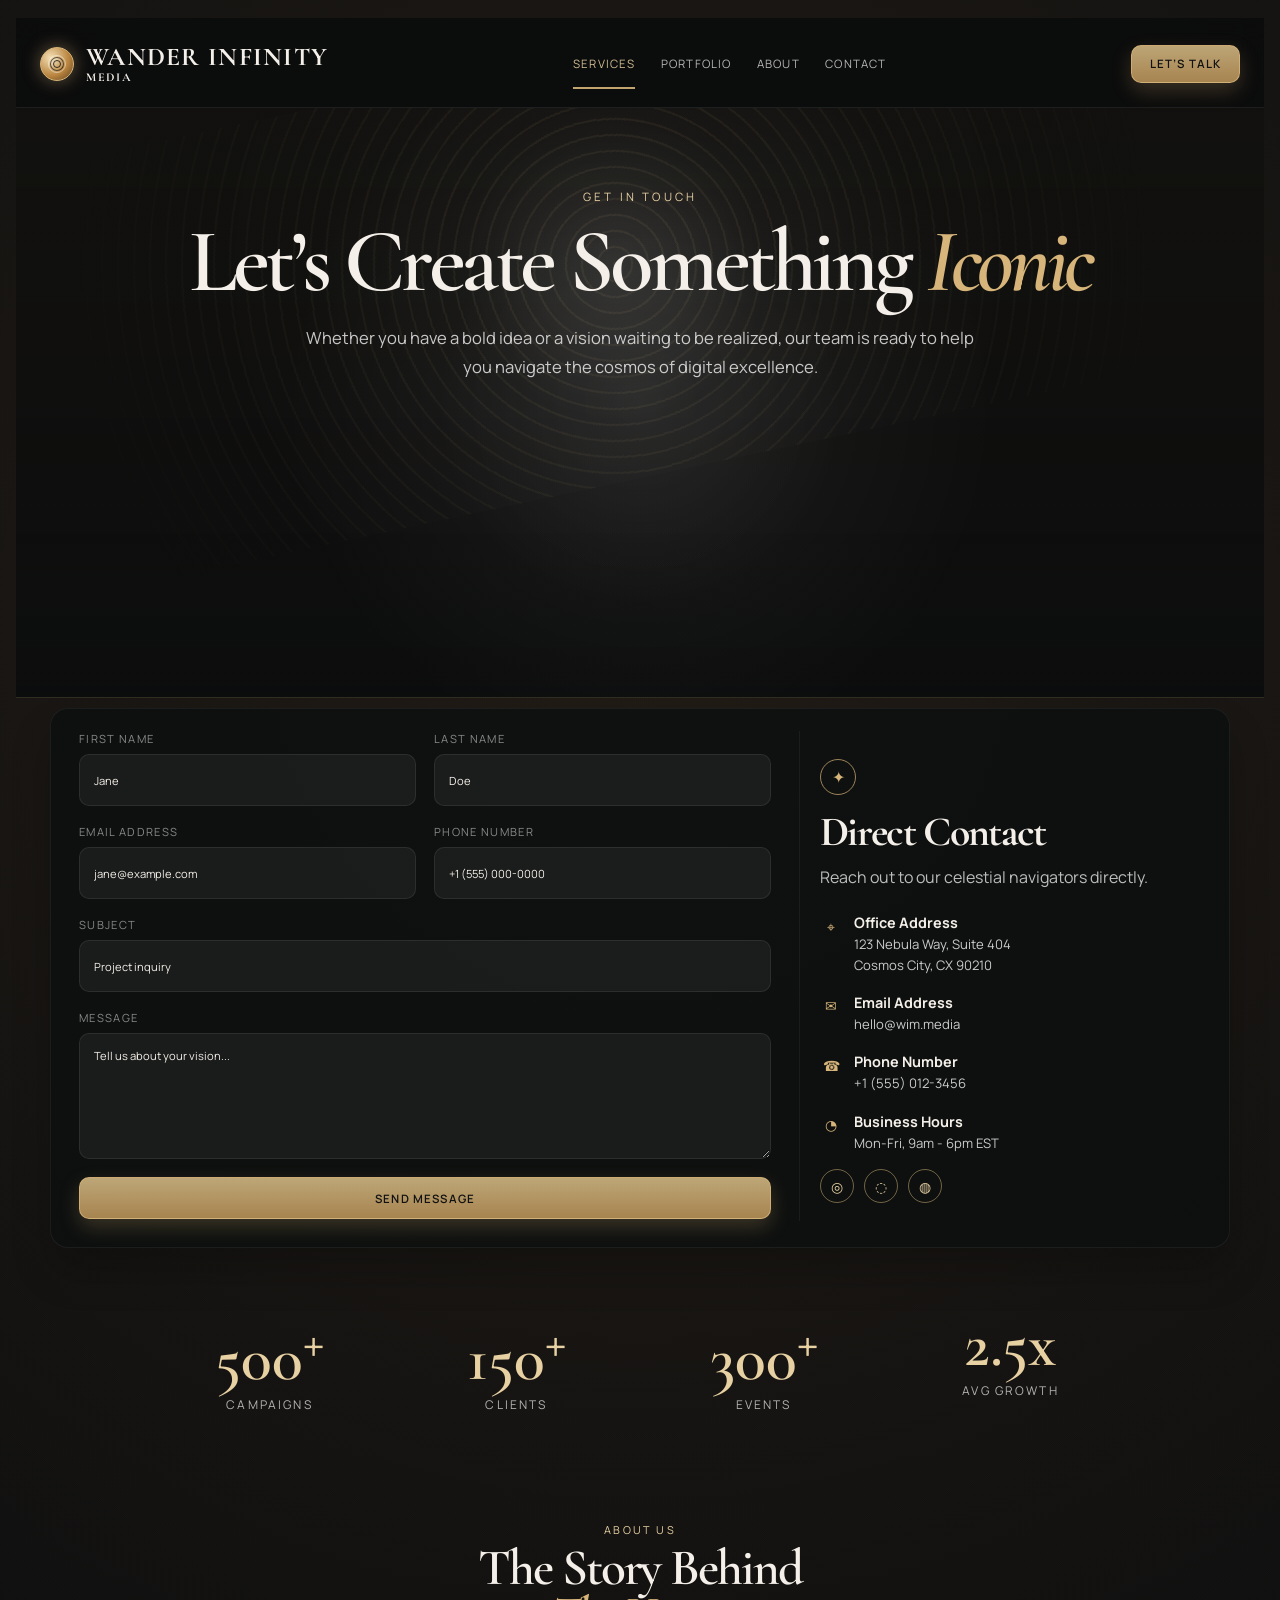
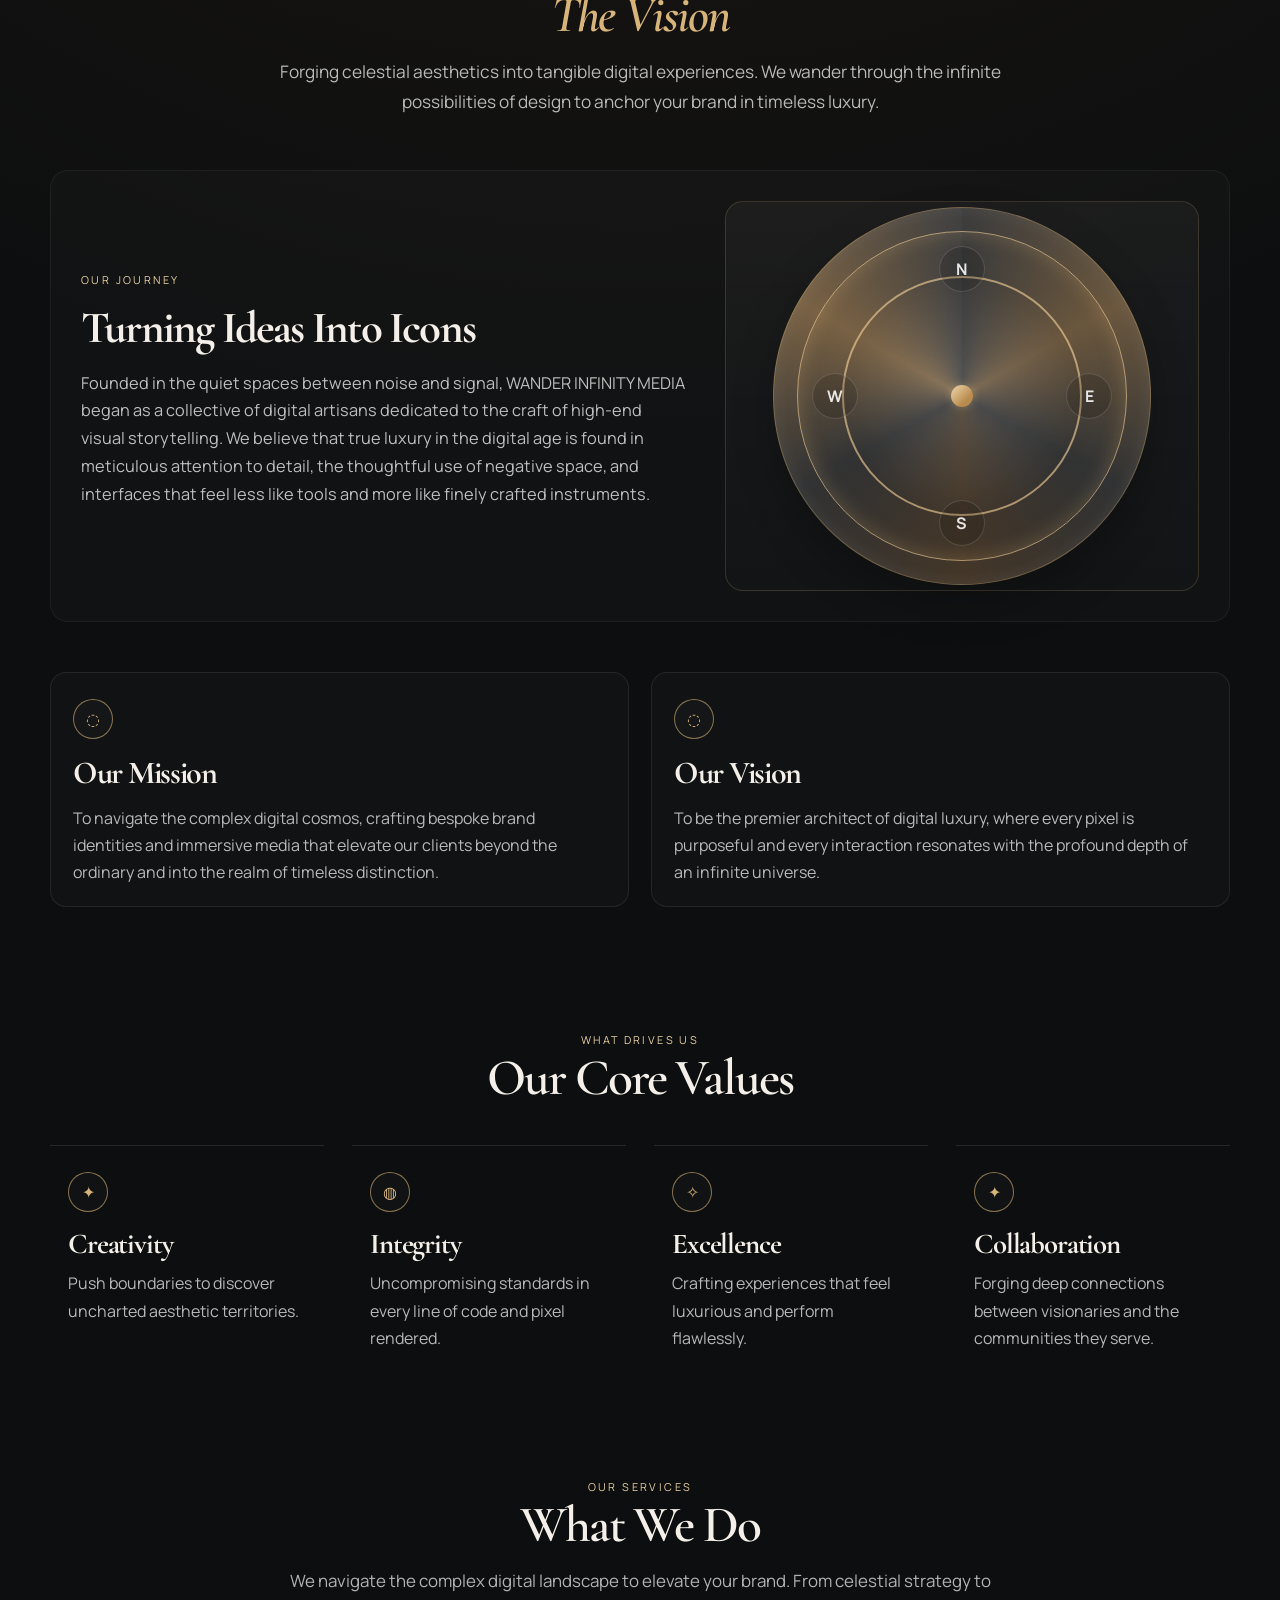
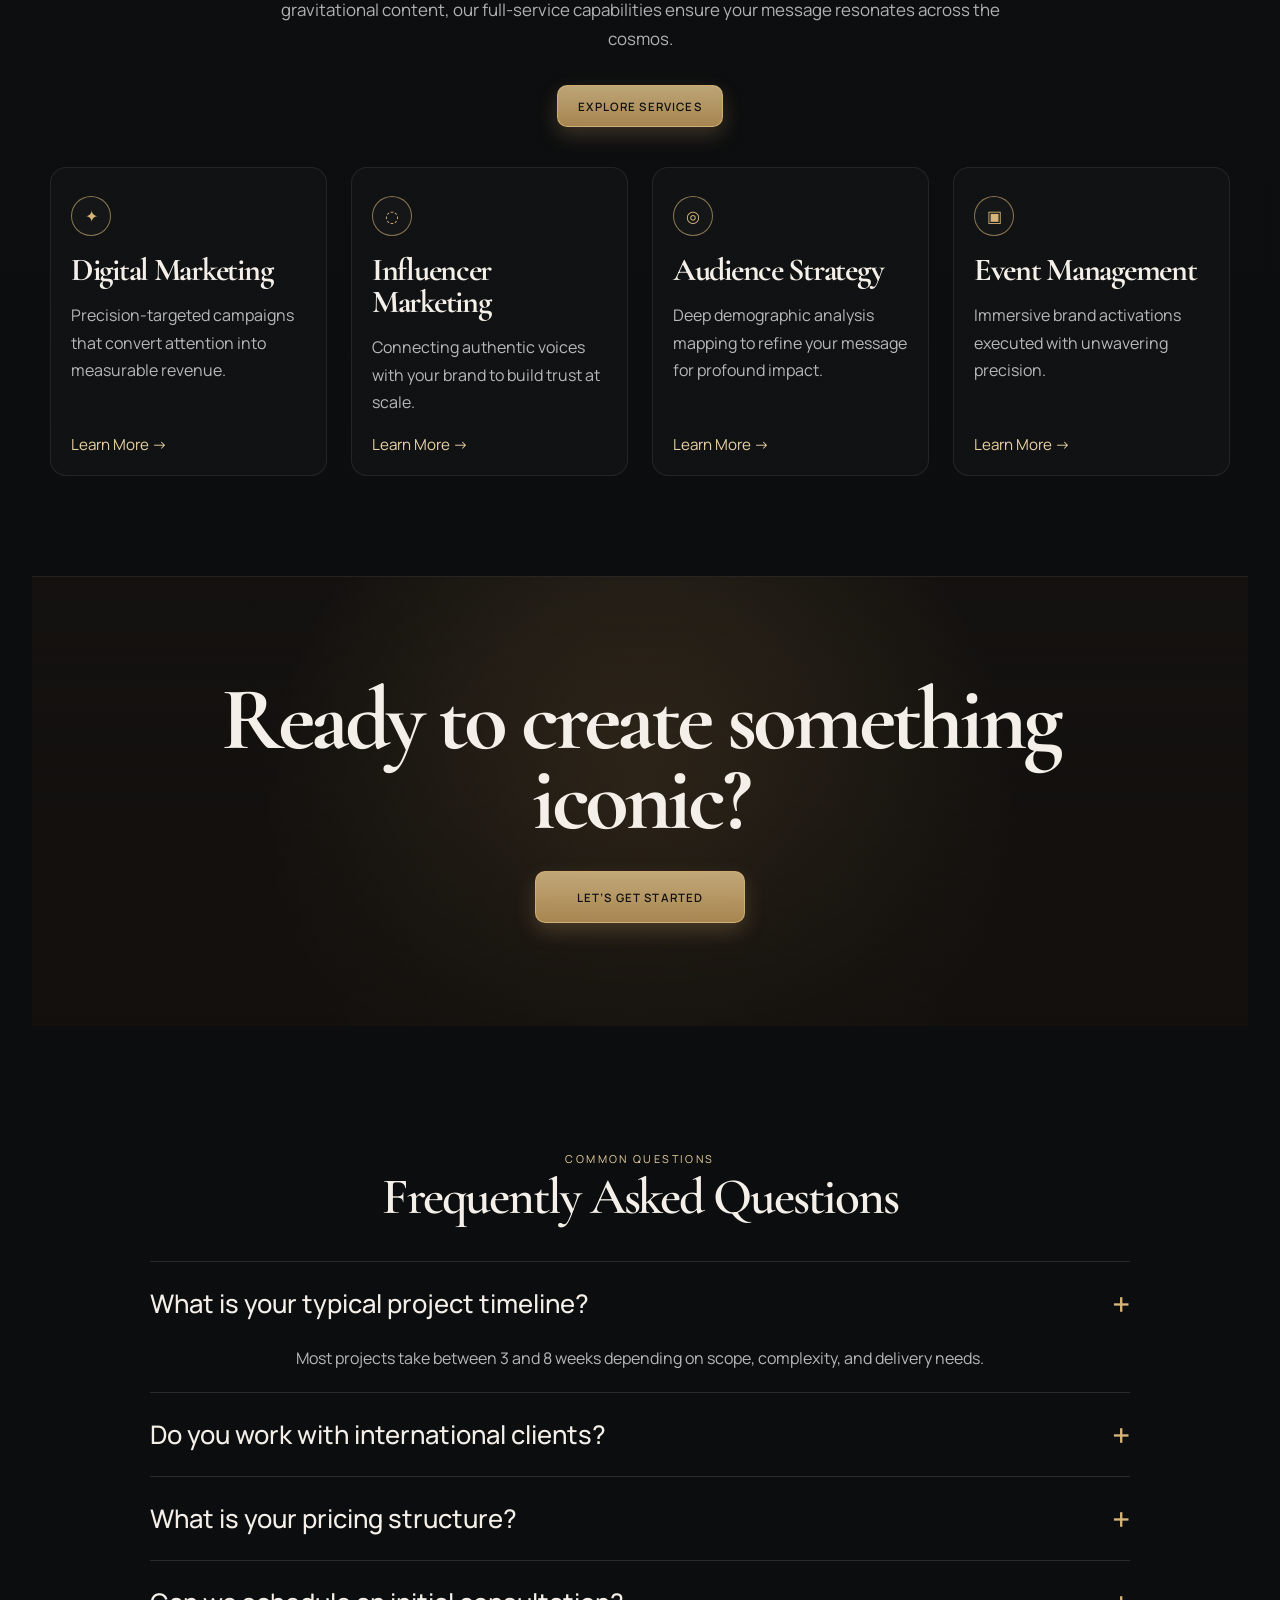
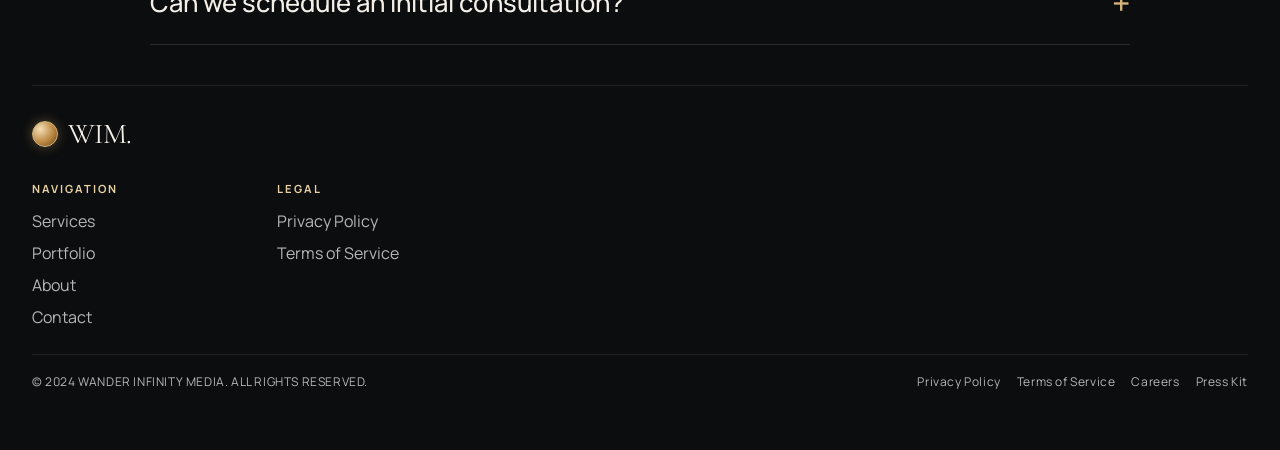
<file: Wander infinity/index.html>
<!DOCTYPE html>
<html lang="en">
  <head>
    <meta charset="UTF-8" />
    <meta name="viewport" content="width=device-width, initial-scale=1.0" />
    <title>Wander Infinity Media</title>
    <meta
      name="description"
      content="Wander Infinity Media — luxury digital brand strategy and creative production."
    />
    <link rel="preconnect" href="https://fonts.googleapis.com" />
    <link rel="preconnect" href="https://fonts.gstatic.com" crossorigin />
    <link
      href="https://fonts.googleapis.com/css2?family=Cormorant+Garamond:wght@400;500;600;700&family=Manrope:wght@400;500;600;700;800&display=swap"
      rel="stylesheet"
    />
    <link rel="stylesheet" href="styles.css" />
  </head>
  <body>
    <div class="page-shell">
      <header class="topbar">
        <div class="brand-wrap">
          <div class="brand-mark" aria-hidden="true">
            <span class="brand-ring"></span>
          </div>
          <div class="brand-text">
            <span class="brand-name">WANDER INFINITY</span>
            <span class="brand-subtitle">MEDIA</span>
          </div>
        </div>

        <nav class="main-nav" aria-label="Main navigation">
          <a href="#services">Services</a>
          <a href="#portfolio">Portfolio</a>
          <a href="#about">About</a>
          <a href="#contact">Contact</a>
        </nav>

        <a class="button button-primary small" href="#contact">Let’s Talk</a>
      </header>

      <main>
        <section class="hero" id="home">
          <div class="hero-pattern" aria-hidden="true"></div>
          <div class="hero-inner">
            <div class="eyebrow">Get in touch</div>
            <h1>
              Let’s Create Something <span>Iconic</span>
            </h1>
            <p>
              Whether you have a bold idea or a vision waiting to be realized, our team is ready
              to help you navigate the cosmos of digital excellence.
            </p>
          </div>
        </section>

        <section class="contact-panel" id="contact">
          <div class="contact-form-wrap">
            <div class="row two-col">
              <label>
                <span>First Name</span>
                <input type="text" value="Jane" aria-label="First Name" />
              </label>
              <label>
                <span>Last Name</span>
                <input type="text" value="Doe" aria-label="Last Name" />
              </label>
            </div>

            <div class="row two-col">
              <label>
                <span>Email Address</span>
                <input type="email" value="jane@example.com" aria-label="Email Address" />
              </label>
              <label>
                <span>Phone Number</span>
                <input type="tel" value="+1 (555) 000-0000" aria-label="Phone Number" />
              </label>
            </div>

            <label>
              <span>Subject</span>
              <input type="text" value="Project inquiry" aria-label="Subject" />
            </label>

            <label>
              <span>Message</span>
              <textarea aria-label="Message">Tell us about your vision...</textarea>
            </label>

            <button type="button" class="button button-primary full">Send Message</button>
          </div>

          <aside class="contact-info">
            <div class="info-icon">✦</div>
            <h2>Direct Contact</h2>
            <p>Reach out to our celestial navigators directly.</p>

            <ul class="contact-list">
              <li>
                <span class="icon">⌖</span>
                <div>
                  <strong>Office Address</strong>
                  <p>123 Nebula Way, Suite 404<br />Cosmos City, CX 90210</p>
                </div>
              </li>
              <li>
                <span class="icon">✉</span>
                <div>
                  <strong>Email Address</strong>
                  <p>hello@wim.media</p>
                </div>
              </li>
              <li>
                <span class="icon">☎</span>
                <div>
                  <strong>Phone Number</strong>
                  <p>+1 (555) 012-3456</p>
                </div>
              </li>
              <li>
                <span class="icon">◔</span>
                <div>
                  <strong>Business Hours</strong>
                  <p>Mon-Fri, 9am - 6pm EST</p>
                </div>
              </li>
            </ul>

            <div class="social-row" aria-label="Social media links">
              <a href="#" aria-label="Instagram">◎</a>
              <a href="#" aria-label="Dribbble">◌</a>
              <a href="#" aria-label="Behance">◍</a>
            </div>
          </aside>
        </section>

        <section class="stats" aria-label="WIM results">
          <div class="stat-item">
            <strong>500<sup>+</sup></strong>
            <span>Campaigns</span>
          </div>
          <div class="stat-item">
            <strong>150<sup>+</sup></strong>
            <span>Clients</span>
          </div>
          <div class="stat-item">
            <strong>300<sup>+</sup></strong>
            <span>Events</span>
          </div>
          <div class="stat-item emphasis">
            <strong>2.5x</strong>
            <span>Avg growth</span>
          </div>
        </section>

        <section class="about-section" id="about">
          <div class="section-tag">About us</div>
          <h2>
            The <span>Story Behind</span><br />
            <span class="highlight">The Vision</span>
          </h2>
          <p>
            Forging celestial aesthetics into tangible digital experiences. We wander through the
            infinite possibilities of design to anchor your brand in timeless luxury.
          </p>

          <div class="journey-block">
            <div class="journey-copy">
              <div class="section-tag left-tag">Our Journey</div>
              <h3>Turning Ideas Into Icons</h3>
              <p>
                Founded in the quiet spaces between noise and signal, WANDER INFINITY MEDIA began
                as a collective of digital artisans dedicated to the craft of high-end visual
                storytelling. We believe that true luxury in the digital age is found in meticulous
                attention to detail, the thoughtful use of negative space, and interfaces that feel
                less like tools and more like finely crafted instruments.
              </p>
            </div>

            <div class="compass-card" aria-hidden="true">
              <div class="compass-illustration">
                <div class="ring ring-outer"></div>
                <div class="ring ring-inner"></div>
                <div class="pointer north">N</div>
                <div class="pointer east">E</div>
                <div class="pointer south">S</div>
                <div class="pointer west">W</div>
                <div class="center-dot"></div>
              </div>
            </div>
          </div>

          <div class="mission-grid">
            <article class="mini-card">
              <div class="mini-icon">◌</div>
              <h4>Our Mission</h4>
              <p>
                To navigate the complex digital cosmos, crafting bespoke brand identities and
                immersive media that elevate our clients beyond the ordinary and into the realm of
                timeless distinction.
              </p>
            </article>
            <article class="mini-card">
              <div class="mini-icon">◌</div>
              <h4>Our Vision</h4>
              <p>
                To be the premier architect of digital luxury, where every pixel is purposeful and
                every interaction resonates with the profound depth of an infinite universe.
              </p>
            </article>
          </div>
        </section>

        <section class="values-section">
          <div class="section-tag">What drives us</div>
          <h2>Our Core Values</h2>

          <div class="values-grid">
            <article class="value-card">
              <div class="value-icon">✦</div>
              <h4>Creativity</h4>
              <p>Push boundaries to discover uncharted aesthetic territories.</p>
            </article>
            <article class="value-card">
              <div class="value-icon">◍</div>
              <h4>Integrity</h4>
              <p>Uncompromising standards in every line of code and pixel rendered.</p>
            </article>
            <article class="value-card">
              <div class="value-icon">✧</div>
              <h4>Excellence</h4>
              <p>Crafting experiences that feel luxurious and perform flawlessly.</p>
            </article>
            <article class="value-card">
              <div class="value-icon">✦</div>
              <h4>Collaboration</h4>
              <p>Forging deep connections between visionaries and the communities they serve.</p>
            </article>
          </div>
        </section>

        <section class="services-section" id="services">
          <div class="section-tag">Our services</div>
          <h2>What We Do</h2>
          <p class="services-intro">
            We navigate the complex digital landscape to elevate your brand. From celestial strategy
            to gravitational content, our full-service capabilities ensure your message resonates
            across the cosmos.
          </p>
          <button type="button" class="button button-primary explore">Explore Services</button>

          <div class="services-grid">
            <article class="service-card">
              <div class="service-icon">✦</div>
              <h3>Digital Marketing</h3>
              <p>Precision-targeted campaigns that convert attention into measurable revenue.</p>
              <a href="#">Learn More →</a>
            </article>
            <article class="service-card">
              <div class="service-icon">◌</div>
              <h3>Influencer Marketing</h3>
              <p>Connecting authentic voices with your brand to build trust at scale.</p>
              <a href="#">Learn More →</a>
            </article>
            <article class="service-card">
              <div class="service-icon">◎</div>
              <h3>Audience Strategy</h3>
              <p>Deep demographic analysis mapping to refine your message for profound impact.</p>
              <a href="#">Learn More →</a>
            </article>
            <article class="service-card">
              <div class="service-icon">▣</div>
              <h3>Event Management</h3>
              <p>Immersive brand activations executed with unwavering precision.</p>
              <a href="#">Learn More →</a>
            </article>
          </div>
        </section>

        <section class="cta-banner">
          <h2>Ready to create something iconic?</h2>
          <button type="button" class="button button-primary cta-button">Let’s Get Started</button>
        </section>

        <section class="faq-section" id="portfolio">
          <div class="section-tag">Common questions</div>
          <h2>Frequently Asked Questions</h2>

          <div class="faq-list">
            <div class="faq-item active">
              <button class="faq-question" type="button">
                <span>What is your typical project timeline?</span>
                <span class="faq-plus">+</span>
              </button>
              <div class="faq-answer">
                <p>Most projects take between 3 and 8 weeks depending on scope, complexity, and delivery needs.</p>
              </div>
            </div>
            <div class="faq-item">
              <button class="faq-question" type="button">
                <span>Do you work with international clients?</span>
                <span class="faq-plus">+</span>
              </button>
              <div class="faq-answer">
                <p>Yes, we collaborate with clients worldwide across strategy, design, and campaign execution.</p>
              </div>
            </div>
            <div class="faq-item">
              <button class="faq-question" type="button">
                <span>What is your pricing structure?</span>
                <span class="faq-plus">+</span>
              </button>
              <div class="faq-answer">
                <p>Pricing varies by scope and deliverables, but we tailor engagements to your business objectives.</p>
              </div>
            </div>
            <div class="faq-item">
              <button class="faq-question" type="button">
                <span>Can we schedule an initial consultation?</span>
                <span class="faq-plus">+</span>
              </button>
              <div class="faq-answer">
                <p>Absolutely. We offer a discovery conversation to understand your goals and recommend a direction.</p>
              </div>
            </div>
          </div>
        </section>
      </main>

      <footer class="site-footer">
        <div class="footer-brand">
          <div class="footer-mark" aria-hidden="true"></div>
          <div class="footer-name">WIM.</div>
        </div>

        <div class="footer-meta">
          <div class="footer-col">
            <h4>Navigation</h4>
            <ul>
              <li><a href="#services">Services</a></li>
              <li><a href="#portfolio">Portfolio</a></li>
              <li><a href="#about">About</a></li>
              <li><a href="#contact">Contact</a></li>
            </ul>
          </div>
          <div class="footer-col">
            <h4>Legal</h4>
            <ul>
              <li><a href="#">Privacy Policy</a></li>
              <li><a href="#">Terms of Service</a></li>
            </ul>
          </div>
        </div>

        <div class="footer-bottom">
          <span>© 2024 WANDER INFINITY MEDIA. ALL RIGHTS RESERVED.</span>
          <div class="footer-links">
            <a href="#">Privacy Policy</a>
            <a href="#">Terms of Service</a>
            <a href="#">Careers</a>
            <a href="#">Press Kit</a>
          </div>
        </div>
      </footer>
    </div>

    <script src="script.js"></script>
  </body>
</html>
</file>
<file: Wander infinity/styles.css>
:root {
  --bg: #0b0d0f;
  --bg-soft: #141611;
  --panel: rgba(17, 18, 18, 0.9);
  --panel-strong: rgba(23, 22, 20, 0.9);
  --panel-light: rgba(255, 255, 255, 0.04);
  --border: rgba(214, 181, 112, 0.28);
  --gold: #d7b57a;
  --gold-soft: #e7d0a2;
  --text: #f4efe8;
  --muted: rgba(255, 255, 255, 0.7);
  --shadow: rgba(0, 0, 0, 0.35);
}

* {
  box-sizing: border-box;
}

html {
  scroll-behavior: smooth;
}

body {
  margin: 0;
  background:
    radial-gradient(circle at 50% 12%, rgba(93, 66, 39, 0.25), transparent 30%),
    linear-gradient(180deg, #0e0f10 0%, #0c0d0e 100%);
  color: var(--text);
  font-family: "Manrope", sans-serif;
}

a {
  color: inherit;
  text-decoration: none;
}

button,
input,
textarea {
  font: inherit;
}

.page-shell {
  width: min(1280px, calc(100% - 32px));
  margin: 0 auto;
  padding: 18px 0 0;
}

.topbar {
  position: sticky;
  top: 0;
  z-index: 10;
  display: flex;
  align-items: center;
  justify-content: space-between;
  min-height: 90px;
  padding: 18px 24px 16px;
  background: rgba(11, 12, 13, 0.9);
  border-bottom: 1px solid rgba(255, 255, 255, 0.08);
  backdrop-filter: blur(12px);
}

.brand-wrap {
  display: flex;
  align-items: center;
  gap: 12px;
}

.brand-mark {
  position: relative;
  width: 34px;
  height: 34px;
  border-radius: 50%;
  border: 1px solid var(--gold);
  background: radial-gradient(circle at 30% 30%, #f3dfb5, #b9843e 58%, #5b4021 100%);
  box-shadow: 0 0 18px rgba(215, 181, 122, 0.45);
}

.brand-mark::before,
.brand-mark::after {
  content: "";
  position: absolute;
  inset: 7px;
  border-radius: 50%;
  border: 1px solid rgba(255, 255, 255, 0.46);
}

.brand-mark::after {
  inset: 12px;
  border-color: rgba(11, 13, 15, 0.8);
}

.brand-ring {
  position: absolute;
  inset: 9px;
  border: 1px solid rgba(0, 0, 0, 0.6);
  border-radius: 50%;
  background: linear-gradient(135deg, rgba(255,255,255,0.4), transparent 60%);
}

.brand-text {
  display: flex;
  flex-direction: column;
  line-height: 1;
  font-family: "Cormorant Garamond", serif;
  letter-spacing: 0.08em;
  color: var(--text);
  text-transform: uppercase;
}

.brand-name,
.brand-subtitle {
  display: block;
  font-weight: 700;
  font-size: clamp(1.15rem, 1vw + 0.8rem, 2rem);
}

.brand-subtitle {
  font-size: 0.75rem;
  letter-spacing: 0.14em;
  margin-top: 2px;
}

.main-nav {
  display: flex;
  align-items: center;
  gap: clamp(18px, 2vw, 30px);
  font-size: 0.72rem;
  letter-spacing: 0.10em;
  text-transform: uppercase;
  color: rgba(255, 255, 255, 0.78);
}

.main-nav a {
  position: relative;
  padding: 8px 0;
  opacity: 0.9;
}

.main-nav a:hover,
.main-nav a:focus-visible {
  color: var(--gold-soft);
}

.main-nav a:first-child {
  color: var(--gold-soft);
}

.main-nav a:first-child::after {
  content: "";
  position: absolute;
  left: 0;
  right: 0;
  bottom: -10px;
  height: 2px;
  background: var(--gold);
}

.button {
  display: inline-flex;
  align-items: center;
  justify-content: center;
  min-height: 42px;
  padding: 0.75rem 1.25rem;
  border-radius: 10px;
  border: 1px solid rgba(215, 181, 122, 0.8);
  text-transform: uppercase;
  letter-spacing: 0.1em;
  font-size: 0.72rem;
  font-weight: 600;
  cursor: pointer;
  transition: transform 0.2s ease, box-shadow 0.2s ease;
}

.button:hover {
  transform: translateY(-1px);
}

.button-primary {
  background: linear-gradient(180deg, rgba(219, 191, 136, 0.86), rgba(184, 146, 88, 0.9));
  color: #111;
  box-shadow: 0 8px 20px rgba(205, 167, 107, 0.24);
}

.button.small {
  min-height: 38px;
  padding: 0.6rem 1.1rem;
}

.hero {
  position: relative;
  overflow: hidden;
  min-height: 590px;
  padding: 76px 0 40px;
  background:
    radial-gradient(circle at 50% 50%, rgba(255,255,255,0.05), transparent 30%),
    linear-gradient(180deg, rgba(17, 16, 14, 0.4), rgba(9, 11, 12, 0.7)),
    #12110f;
  border-bottom: 1px solid rgba(196, 170, 126, 0.18);
}

.hero::before {
  content: "";
  position: absolute;
  inset: 0;
  background: radial-gradient(circle at center, rgba(255,255,255,0.06), transparent 52%);
}

.hero-pattern {
  position: absolute;
  inset: -10% -8% auto auto;
  width: 120%;
  height: 430px;
  background:
    radial-gradient(circle at 50% 50%, rgba(255,255,255,0.14), transparent 20%),
    repeating-radial-gradient(circle at center, rgba(218, 184, 121, 0.15) 0, rgba(218, 184, 121, 0.15) 2px, transparent 2px, transparent 16px),
    radial-gradient(circle at center, rgba(255,255,255,0.05), transparent 75%);
  opacity: 0.55;
  transform: rotate(-12deg);
  filter: blur(0.4px);
  mask-image: radial-gradient(circle at center, black 10%, transparent 72%);
}

.hero-inner {
  position: relative;
  max-width: 980px;
  margin: 0 auto;
  text-align: center;
}

.eyebrow {
  display: inline-block;
  margin-bottom: 1.2rem;
  color: var(--gold-soft);
  text-transform: uppercase;
  font-size: 0.72rem;
  letter-spacing: 0.28em;
}

.hero h1 {
  margin: 0;
  font-family: "Cormorant Garamond", serif;
  font-size: clamp(3.8rem, 7vw, 9rem);
  line-height: 0.88;
  font-weight: 600;
  letter-spacing: -0.05em;
  color: var(--text);
}

.hero h1 span {
  color: var(--gold);
  font-style: italic;
  font-weight: 600;
}

.hero p {
  max-width: 680px;
  margin: 1.4rem auto 0;
  color: rgba(255, 255, 255, 0.76);
  font-size: 1.04rem;
  line-height: 1.7;
}

.contact-panel {
  display: grid;
  grid-template-columns: 1.55fr 0.9fr;
  gap: 28px;
  width: min(1180px, calc(100% - 64px));
  margin: 10px auto 0;
  padding: 22px 28px 26px;
  background: rgba(12, 15, 16, 0.8);
  border: 1px solid rgba(255,255,255,0.06);
  border-radius: 18px;
  box-shadow: 0 24px 40px rgba(0, 0, 0, 0.2);
}

.contact-form-wrap {
  display: flex;
  flex-direction: column;
  gap: 18px;
}

.row {
  display: grid;
  gap: 18px;
}

.two-col {
  grid-template-columns: repeat(2, minmax(0, 1fr));
}

label {
  display: flex;
  flex-direction: column;
  gap: 8px;
  color: rgba(255,255,255,0.5);
  text-transform: uppercase;
  font-size: 0.7rem;
  letter-spacing: 0.12em;
}

input,
textarea {
  width: 100%;
  min-height: 52px;
  padding: 0.85rem 0.9rem;
  border: 1px solid rgba(255,255,255,0.08);
  border-radius: 10px;
  background: rgba(255, 255, 255, 0.05);
  color: var(--text);
  outline: none;
}

textarea {
  min-height: 126px;
  resize: vertical;
}

.contact-info {
  padding: 28px 18px 18px 20px;
  border-left: 1px solid rgba(255,255,255,0.05);
}

.info-icon {
  width: 36px;
  height: 36px;
  display: grid;
  place-items: center;
  border: 1px solid rgba(215, 181, 122, 0.7);
  border-radius: 50%;
  color: var(--gold);
  font-size: 1rem;
  margin-bottom: 18px;
}

.contact-info h2 {
  margin: 0 0 12px;
  font-family: "Cormorant Garamond", serif;
  font-size: clamp(2.1rem, 2vw + 1rem, 3.2rem);
  line-height: 0.95;
  letter-spacing: -0.04em;
}

.contact-info p {
  margin: 0;
  color: rgba(255,255,255,0.72);
  line-height: 1.55;
}

.contact-list {
  list-style: none;
  padding: 0;
  margin: 24px 0 16px;
  display: flex;
  flex-direction: column;
  gap: 18px;
}

.contact-list li {
  display: flex;
  align-items: flex-start;
  gap: 12px;
}

.contact-list .icon {
  width: 22px;
  height: 22px;
  display: inline-grid;
  place-items: center;
  margin-top: 2px;
  color: var(--gold);
  font-size: 0.9rem;
}

.contact-list strong {
  display: block;
  margin-bottom: 2px;
  color: var(--text);
  font-size: 0.9rem;
}

.contact-list p {
  font-size: 0.82rem;
  color: rgba(255,255,255,0.78);
}

.social-row {
  display: flex;
  gap: 10px;
  margin-top: 12px;
}

.social-row a {
  width: 34px;
  height: 34px;
  display: grid;
  place-items: center;
  border: 1px solid rgba(215, 181, 122, 0.5);
  border-radius: 50%;
  color: var(--gold-soft);
  font-size: 0.9rem;
}

.stats {
  display: grid;
  grid-template-columns: repeat(4, minmax(120px, 1fr));
  gap: 28px;
  width: min(960px, calc(100% - 64px));
  margin: 52px auto 0;
  padding: 16px 0 0;
  justify-items: center;
}

.stat-item {
  text-align: center;
  color: var(--text);
}

.stat-item strong {
  display: block;
  font-family: "Cormorant Garamond", serif;
  font-size: clamp(2.7rem, 5vw, 4rem);
  font-weight: 600;
  line-height: 0.9;
  color: var(--gold-soft);
}

.stat-item span {
  display: block;
  margin-top: 8px;
  font-size: 0.75rem;
  letter-spacing: 0.18em;
  text-transform: uppercase;
  color: rgba(255,255,255,0.68);
}

.about-section,
.services-section,
.values-section,
.faq-section {
  width: min(1180px, calc(100% - 64px));
  margin: 104px auto 0;
  text-align: center;
}

.section-tag {
  display: inline-block;
  margin-bottom: 8px;
  color: var(--gold-soft);
  font-size: 0.68rem;
  letter-spacing: 0.22em;
  text-transform: uppercase;
}

.about-section h2,
.services-section h2,
.values-section h2,
.faq-section h2 {
  margin: 0;
  font-family: "Cormorant Garamond", serif;
  font-size: clamp(3rem, 4vw, 5rem);
  line-height: 0.92;
  letter-spacing: -0.04em;
  font-weight: 600;
}

.about-section h2 span {
  color: var(--text);
}

.about-section h2 .highlight {
  color: var(--gold);
  font-style: italic;
}

.about-section > p {
  max-width: 740px;
  margin: 18px auto 0;
  color: rgba(255,255,255,0.7);
  font-size: 1.08rem;
  line-height: 1.7;
}

.journey-block {
  display: grid;
  grid-template-columns: 1.15fr 0.9fr;
  gap: 38px;
  margin-top: 54px;
  align-items: center;
  background: rgba(255,255,255,0.02);
  border: 1px solid rgba(255,255,255,0.05);
  border-radius: 18px;
  padding: 30px;
}

.journey-copy {
  text-align: left;
}

.left-tag {
  margin-bottom: 20px;
}

.journey-copy h3 {
  margin: 0;
  font-family: "Cormorant Garamond", serif;
  font-size: clamp(2.8rem, 3vw, 4rem);
  line-height: 0.95;
  letter-spacing: -0.04em;
}

.journey-copy p {
  margin-top: 20px;
  color: rgba(255,255,255,0.72);
  font-size: 1.02rem;
  line-height: 1.7;
  max-width: 620px;
}

.compass-card {
  min-height: 390px;
  display: flex;
  align-items: center;
  justify-content: center;
  border-radius: 18px;
  background: linear-gradient(180deg, rgba(255,255,255,0.04), rgba(255,255,255,0.01));
  border: 1px solid rgba(215,181,122,0.18);
}

.compass-illustration {
  position: relative;
  width: min(420px, 80%);
  aspect-ratio: 1;
  border-radius: 50%;
  background:
    radial-gradient(circle at center, rgba(255,255,255,0.14), transparent 44%),
    conic-gradient(from 0deg, rgba(255,255,255,0.14), rgba(161, 128, 86, 0.6), rgba(255,255,255,0.12), rgba(116, 89, 60, 0.5), rgba(255,255,255,0.12), rgba(161, 128, 86, 0.7), rgba(255,255,255,0.16));
  border: 1px solid rgba(215,181,122,0.35);
  box-shadow: inset 0 0 18px rgba(255,255,255,0.08), 0 20px 40px rgba(0,0,0,0.25);
}

.ring {
  position: absolute;
  inset: 8%;
  border-radius: 50%;
  border: 1px solid rgba(250,214,157,0.6);
}

.ring-outer {
  inset: 6%;
  box-shadow: inset 0 0 20px rgba(234, 192, 125, 0.24);
}

.ring-inner {
  inset: 18%;
  border-width: 2px;
}

.pointer {
  position: absolute;
  display: grid;
  place-items: center;
  width: 46px;
  height: 46px;
  color: rgba(255,255,255,0.88);
  font-size: 1rem;
  font-weight: 700;
  text-transform: uppercase;
  border: 1px solid rgba(255,255,255,0.14);
  border-radius: 50%;
  background: rgba(0,0,0,0.14);
}

.north { top: 10%; left: 50%; transform: translateX(-50%); }
.east { right: 10%; top: 50%; transform: translateY(-50%); }
.south { bottom: 10%; left: 50%; transform: translateX(-50%); }
.west { left: 10%; top: 50%; transform: translateY(-50%); }

.center-dot {
  position: absolute;
  inset: 47%;
  border-radius: 50%;
  background: linear-gradient(135deg, #f0d8ad, #b98b4d 70%);
  box-shadow: 0 0 10px rgba(215,181,122,0.4);
}

.mission-grid {
  display: grid;
  grid-template-columns: repeat(2, minmax(0, 1fr));
  gap: 22px;
  margin-top: 50px;
}

.mini-card {
  padding: 26px 22px 20px;
  background: rgba(255,255,255,0.02);
  border: 1px solid rgba(255,255,255,0.08);
  border-radius: 16px;
  text-align: left;
}

.mini-icon,
.service-icon,
.value-icon {
  width: 40px;
  height: 40px;
  display: grid;
  place-items: center;
  border: 1px solid rgba(215,181,122,0.6);
  border-radius: 50%;
  margin-bottom: 18px;
  color: var(--gold);
  font-size: 1rem;
  background: rgba(255,255,255,0.02);
}

.mini-card h4,
.value-card h4,
.service-card h3 {
  margin: 0 0 16px;
  font-family: "Cormorant Garamond", serif;
  font-size: clamp(2rem, 2vw, 3rem);
  letter-spacing: -0.04em;
  line-height: 1;
}

.mini-card p,
.value-card p,
.service-card p {
  margin: 0;
  color: rgba(255,255,255,0.7);
  line-height: 1.7;
}

.values-section {
  margin-top: 120px;
}

.values-grid {
  display: grid;
  grid-template-columns: repeat(4, minmax(0, 1fr));
  gap: 28px;
  margin-top: 42px;
}

.value-card {
  padding: 26px 18px 18px;
  border-top: 1px solid rgba(255,255,255,0.1);
  border-radius: 0;
  text-align: left;
}

.value-card h4 {
  font-size: clamp(1.8rem, 2vw, 2.5rem);
  margin-bottom: 12px;
}

.service-card {
  position: relative;
  display: flex;
  flex-direction: column;
  min-height: 280px;
  padding: 28px 20px 20px;
  background: rgba(255,255,255,0.02);
  border: 1px solid rgba(255,255,255,0.08);
  border-radius: 16px;
  text-align: left;
}

.service-card h3 {
  font-size: clamp(2rem, 2vw, 3rem);
  line-height: 1;
  margin-bottom: 16px;
}

.service-card p {
  margin-bottom: auto;
}

.service-card a {
  display: inline-flex;
  align-items: center;
  margin-top: 18px;
  color: var(--gold-soft);
  text-transform: none;
  font-size: 0.95rem;
}

.services-intro {
  max-width: 760px;
  margin: 18px auto 18px;
  color: rgba(255,255,255,0.68);
  line-height: 1.7;
  font-size: 1.06rem;
}

.explore {
  margin: 14px auto 40px;
}

.services-grid {
  display: grid;
  grid-template-columns: repeat(4, minmax(0, 1fr));
  gap: 24px;
  text-align: left;
}

.cta-banner {
  position: relative;
  display: flex;
  flex-direction: column;
  align-items: center;
  justify-content: center;
  gap: 18px;
  width: min(1280px, calc(100% - 32px));
  margin: 100px auto 0;
  min-height: 450px;
  padding: 40px 20px;
  background: linear-gradient(180deg, rgba(51,36,18,0.18), rgba(21,17,13,0.75)),
    radial-gradient(circle at center, rgba(214,168,97,0.22), transparent 58%);
  border-top: 1px solid rgba(255,255,255,0.08);
}

.cta-banner h2 {
  margin: 0;
  text-align: center;
  font-family: "Cormorant Garamond", serif;
  font-size: clamp(3.2rem, 7vw, 7rem);
  line-height: 0.9;
  letter-spacing: -0.045em;
  max-width: 1000px;
}

.cta-button {
  min-width: 210px;
  min-height: 52px;
  margin-top: 12px;
}

.faq-section {
  margin-top: 120px;
}

.faq-list {
  width: min(980px, 100%);
  margin: 40px auto 0;
  border-top: 1px solid rgba(255,255,255,0.12);
}

.faq-item {
  border-bottom: 1px solid rgba(255,255,255,0.12);
}

.faq-question {
  width: 100%;
  display: flex;
  align-items: center;
  justify-content: space-between;
  gap: 20px;
  padding: 24px 0;
  border: none;
  background: transparent;
  color: var(--text);
  text-align: left;
  font-size: clamp(1.15rem, 2vw, 2rem);
  font-weight: 500;
  cursor: pointer;
}

.faq-plus {
  color: var(--gold);
  font-size: 2rem;
  line-height: 1;
}

.faq-answer {
  max-height: 0;
  overflow: hidden;
  transition: max-height 0.25s ease;
}

.faq-answer p {
  margin: 0 0 20px;
  color: rgba(255,255,255,0.7);
  line-height: 1.7;
  font-size: 1rem;
}

.faq-item.active .faq-answer {
  max-height: 200px;
}

.site-footer {
  width: min(1280px, calc(100% - 32px));
  margin: 40px auto 0;
  padding: 30px 0 60px;
  border-top: 1px solid rgba(255,255,255,0.08);
}

.footer-brand {
  display: flex;
  align-items: center;
  gap: 10px;
  margin-bottom: 30px;
}

.footer-mark {
  width: 26px;
  height: 26px;
  border-radius: 50%;
  border: 1px solid var(--gold);
  background: radial-gradient(circle at 30% 30%, #f3dfb5, #b9843e 58%, #5b4021 100%);
  box-shadow: 0 0 12px rgba(215, 181, 122, 0.35);
}

.footer-name {
  font-family: "Cormorant Garamond", serif;
  font-size: clamp(1.8rem, 1vw + 1rem, 3rem);
  letter-spacing: -0.04em;
}

.footer-meta {
  display: grid;
  grid-template-columns: 1fr 1fr;
  gap: 20px;
  width: min(470px, 100%);
}

.footer-col {
  min-width: 0;
}

.footer-col h4 {
  margin: 0 0 14px;
  color: var(--gold-soft);
  font-size: 0.7rem;
  letter-spacing: 0.18em;
  text-transform: uppercase;
}

.footer-col ul {
  list-style: none;
  padding: 0;
  margin: 0;
  display: flex;
  flex-direction: column;
  gap: 10px;
}

.footer-col a,
.footer-links a {
  color: rgba(255,255,255,0.7);
  transition: color 0.2s ease;
}

.footer-col a:hover,
.footer-links a:hover {
  color: var(--gold-soft);
}

.footer-bottom {
  display: flex;
  align-items: center;
  justify-content: space-between;
  gap: 16px;
  margin-top: 26px;
  padding-top: 18px;
  border-top: 1px solid rgba(255,255,255,0.08);
  color: rgba(255,255,255,0.7);
  font-size: 0.75rem;
  letter-spacing: 0.05em;
}

.footer-links {
  display: flex;
  flex-wrap: wrap;
  justify-content: flex-end;
  gap: 16px;
}

@media (max-width: 980px) {
  .topbar {
    flex-wrap: wrap;
    justify-content: center;
    gap: 16px;
  }

  .main-nav {
    order: 3;
    width: 100%;
    justify-content: center;
  }

  .contact-panel,
  .journey-block,
  .mission-grid,
  .services-grid,
  .values-grid {
    grid-template-columns: 1fr 1fr;
  }

  .contact-panel {
    grid-template-columns: 1fr;
  }

  .contact-info {
    border-left: none;
    border-top: 1px solid rgba(255,255,255,0.08);
    padding-top: 22px;
  }

  .values-grid,
  .services-grid {
    grid-template-columns: repeat(2, minmax(0, 1fr));
  }
}

@media (max-width: 640px) {
  .page-shell {
    width: min(100%, calc(100% - 20px));
  }

  .topbar {
    padding-inline: 10px;
  }

  .main-nav {
    gap: 12px;
    font-size: 0.58rem;
  }

  .hero {
    min-height: 440px;
    padding-top: 44px;
  }

  .contact-panel,
  .about-section,
  .services-section,
  .values-section,
  .faq-section,
  .site-footer {
    width: min(100%, calc(100% - 18px));
  }

  .two-col,
  .stats,
  .mission-grid,
  .services-grid,
  .values-grid,
  .journey-block,
  .footer-meta {
    grid-template-columns: 1fr;
  }

  .stats {
    gap: 18px;
  }

  .button {
    width: 100%;
  }

  .cta-banner {
    min-height: 300px;
    margin-top: 70px;
  }

  .footer-bottom {
    flex-direction: column;
    text-align: center;
  }

  .footer-links {
    justify-content: center;
  }
}
</file>
